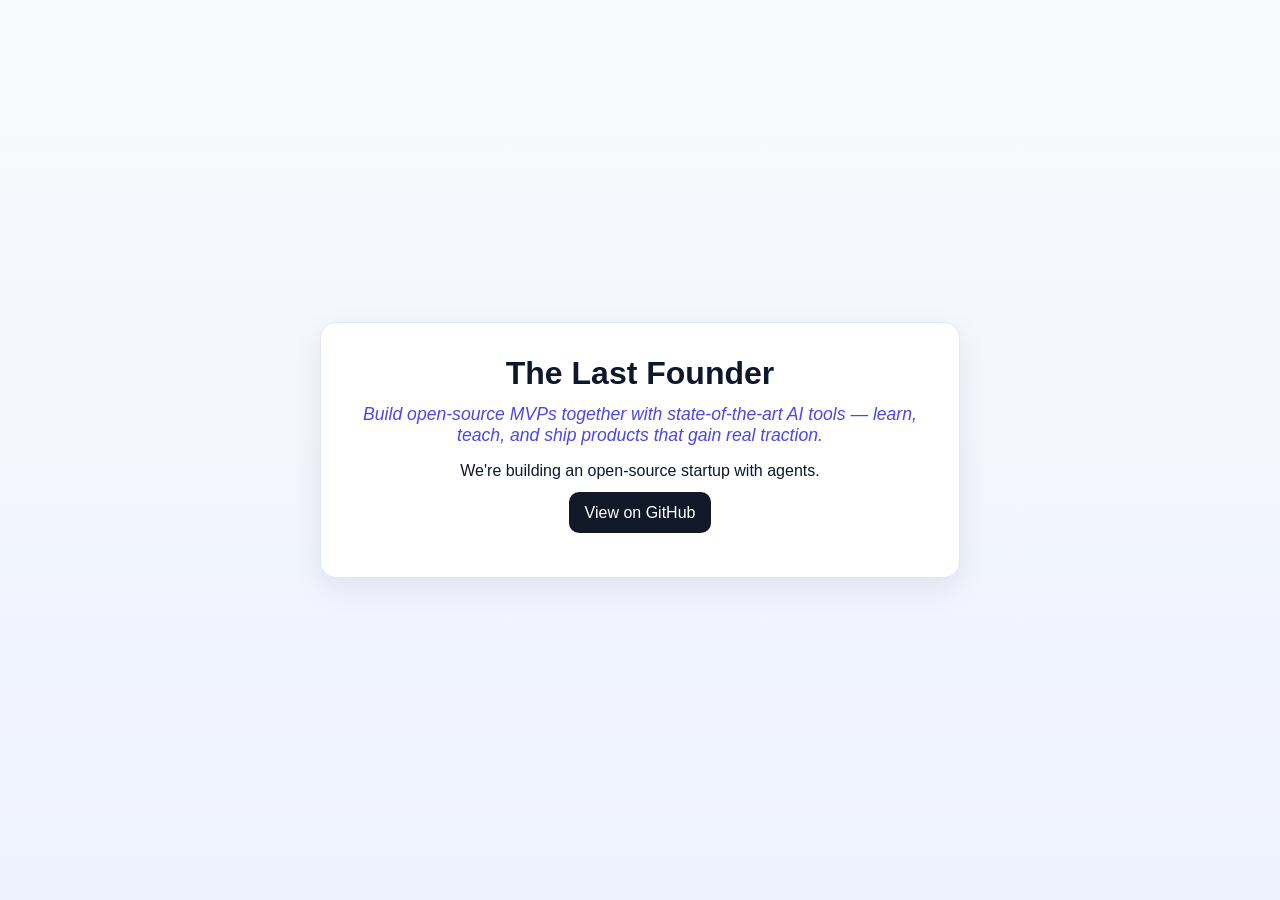
<file: index.html>
<!doctype html>
<html lang="en">
<head>
  <meta charset="utf-8" />
  <meta name="viewport" content="width=device-width, initial-scale=1" />
  <title>The Last Founder</title>
  <link rel="stylesheet" href="./styles.css" />
</head>
<body>
  <main class="card">
    <h1>The Last Founder</h1>
    <p class="tagline">Build open-source MVPs together with state-of-the-art AI tools — learn, teach, and ship products that gain real traction.</p>
    <p>We're building an open-source startup with agents.</p>
    <p><a class="button" href="https://github.com/The-Last-Founder/Main">View on GitHub</a></p>
  </main>
</body>
</html>
</file>
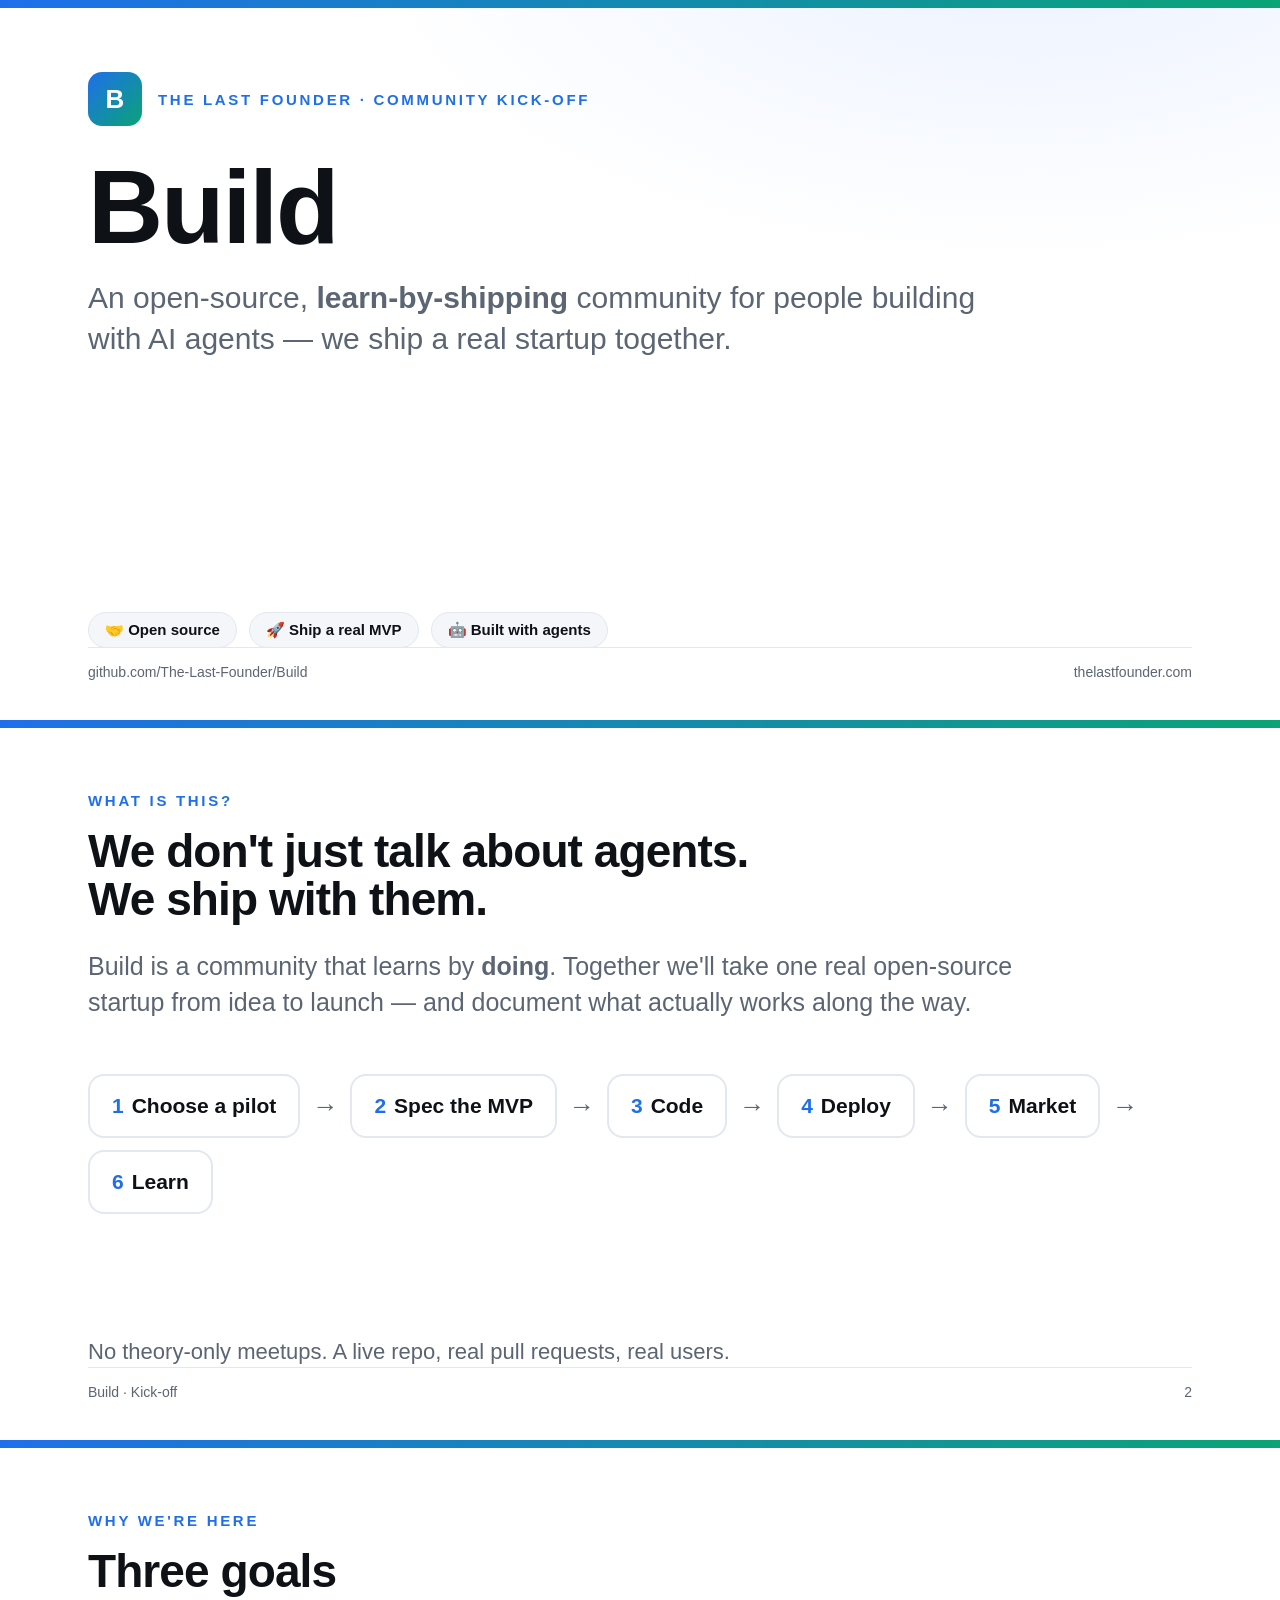
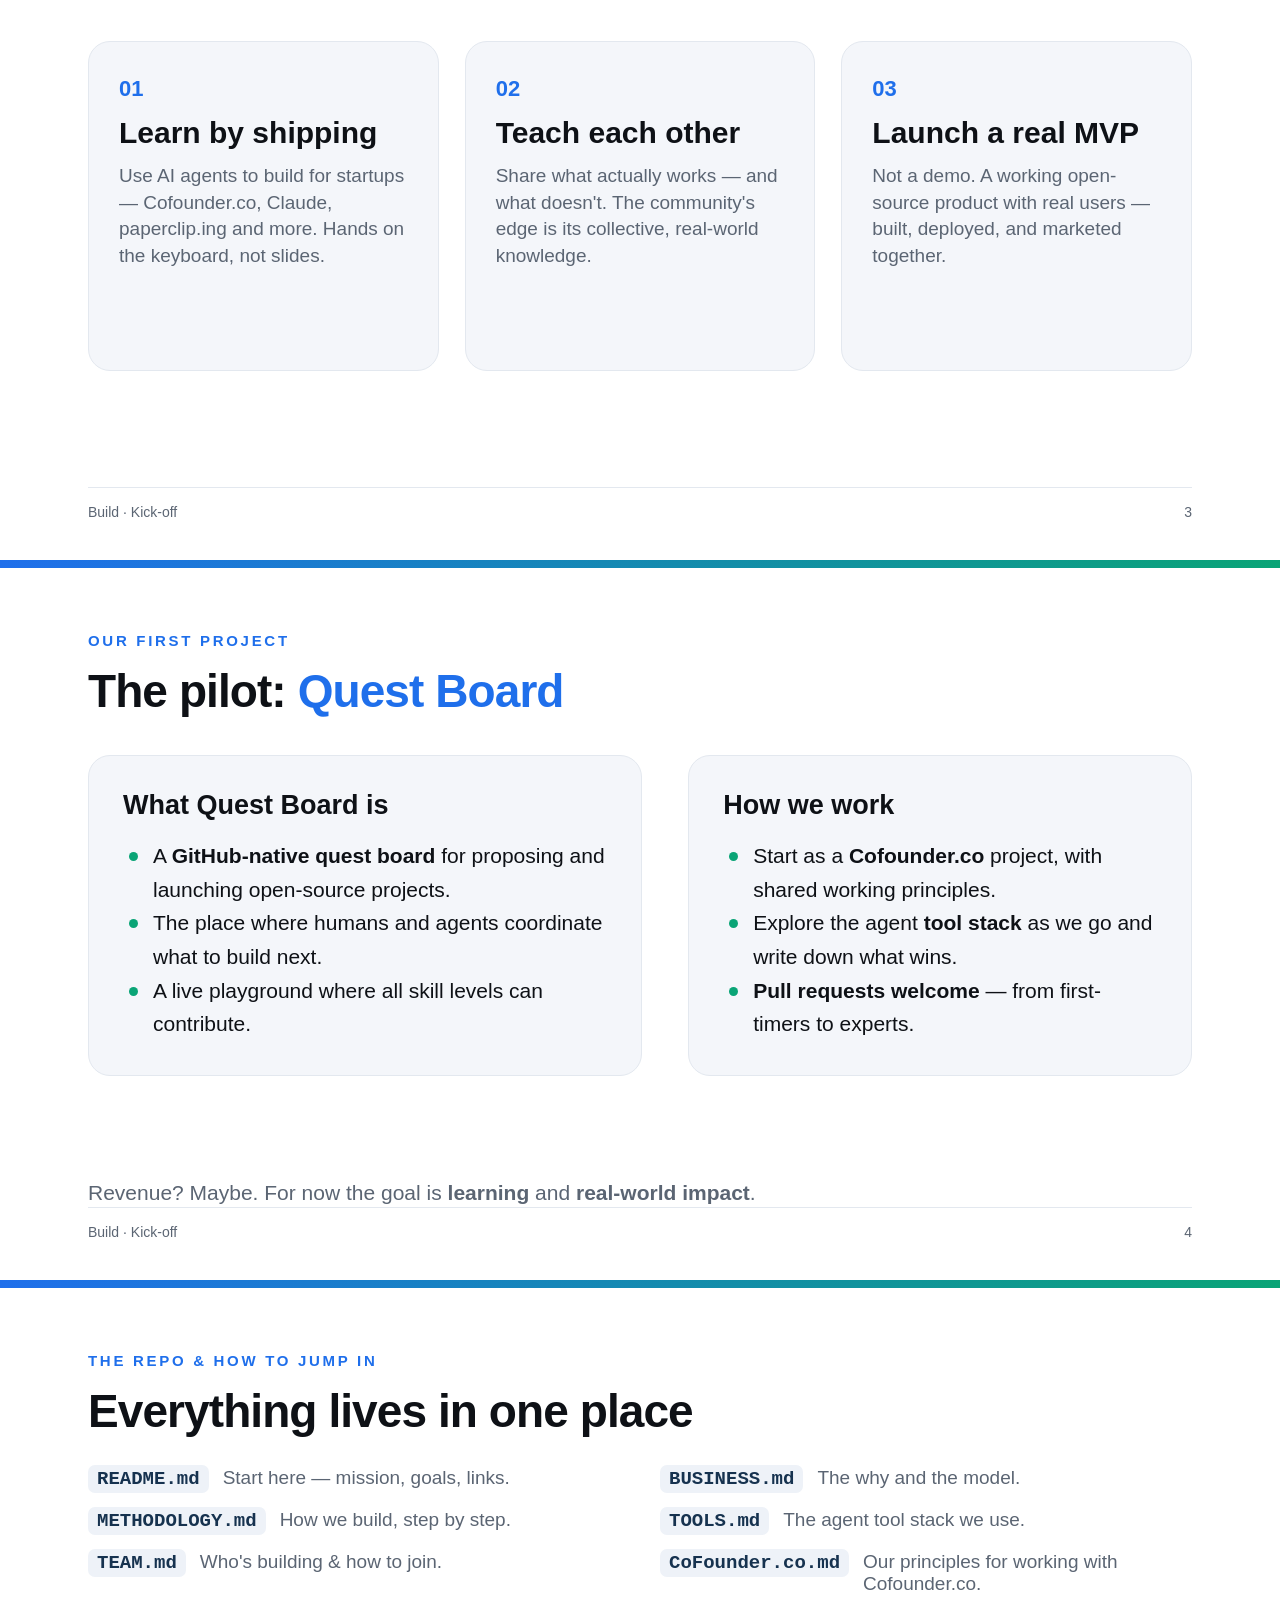
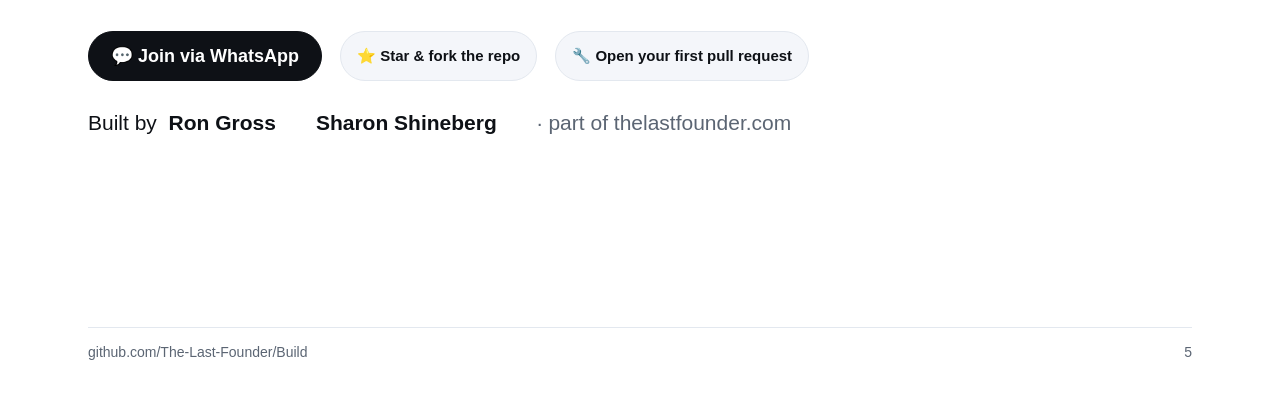
<file: decks/Build-Kickoff-Deck.html>
<!doctype html>
<html lang="en">
  <head>
    <meta charset="utf-8" />
    <style>
      @page {
        size: 1280px 720px;
        margin: 0;
      }
      * {
        margin: 0;
        padding: 0;
        box-sizing: border-box;
      }
      :root {
        --ink: #0e1116;
        --muted: #5b6573;
        --accent: #1f6feb;
        --accent2: #0aa476;
        --paper: #ffffff;
        --soft: #f4f6fa;
        --line: #e3e8ef;
      }
      html,
      body {
        font-family:
          -apple-system, "Segoe UI", Inter, Helvetica, Arial, sans-serif;
        color: var(--ink);
        -webkit-font-smoothing: antialiased;
      }
      .slide {
        position: relative;
        width: 1280px;
        height: 720px;
        overflow: hidden;
        page-break-after: always;
        background: var(--paper);
        padding: 72px 88px;
        display: flex;
        flex-direction: column;
      }
      .slide:last-child {
        page-break-after: auto;
      }
      .kicker {
        font-size: 15px;
        letter-spacing: 0.18em;
        text-transform: uppercase;
        color: var(--accent);
        font-weight: 700;
      }
      h1 {
        font-size: 74px;
        line-height: 1.02;
        font-weight: 800;
        letter-spacing: -0.02em;
      }
      h2 {
        font-size: 46px;
        line-height: 1.05;
        font-weight: 800;
        letter-spacing: -0.02em;
      }
      p.lead {
        font-size: 25px;
        line-height: 1.45;
        color: var(--muted);
        font-weight: 450;
      }
      .brandbar {
        position: absolute;
        left: 0;
        top: 0;
        height: 8px;
        width: 100%;
        background: linear-gradient(90deg, var(--accent), var(--accent2));
      }
      .footer {
        position: absolute;
        left: 88px;
        right: 88px;
        bottom: 40px;
        display: flex;
        justify-content: space-between;
        font-size: 14px;
        color: var(--muted);
        border-top: 1px solid var(--line);
        padding-top: 16px;
      }
      .pill {
        display: inline-flex;
        align-items: center;
        gap: 8px;
        background: var(--soft);
        border: 1px solid var(--line);
        border-radius: 999px;
        padding: 8px 16px;
        font-size: 15px;
        font-weight: 600;
        color: var(--ink);
      }
      .spacer {
        flex: 1;
      }

      /* cover */
      .cover {
        background: radial-gradient(
          1200px 600px at 80% -10%,
          #eaf1ff 0%,
          #ffffff 55%
        );
      }
      .logo-dot {
        width: 54px;
        height: 54px;
        border-radius: 14px;
        background: linear-gradient(135deg, var(--accent), var(--accent2));
        display: flex;
        align-items: center;
        justify-content: center;
        color: #fff;
        font-weight: 800;
        font-size: 26px;
      }
      .cover h1 {
        font-size: 104px;
        margin-top: 28px;
      }
      .cover .sub {
        font-size: 30px;
        color: var(--muted);
        margin-top: 18px;
        max-width: 920px;
        line-height: 1.35;
      }
      .row {
        display: flex;
        align-items: center;
        gap: 16px;
      }

      /* goals cards */
      .cards {
        display: grid;
        grid-template-columns: repeat(3, 1fr);
        gap: 26px;
        margin-top: 46px;
      }
      .card {
        background: var(--soft);
        border: 1px solid var(--line);
        border-radius: 22px;
        padding: 34px 30px;
        display: flex;
        flex-direction: column;
        gap: 14px;
        height: 330px;
      }
      .card .num {
        font-size: 22px;
        font-weight: 800;
        color: var(--accent);
      }
      .card h3 {
        font-size: 30px;
        line-height: 1.1;
        font-weight: 800;
      }
      .card p {
        font-size: 19px;
        line-height: 1.4;
        color: var(--muted);
      }

      /* flow */
      .flow {
        display: flex;
        gap: 12px;
        margin-top: 54px;
        flex-wrap: wrap;
      }
      .step {
        background: #fff;
        border: 2px solid var(--line);
        border-radius: 16px;
        padding: 18px 22px;
        font-size: 21px;
        font-weight: 700;
      }
      .step .n {
        color: var(--accent);
        margin-right: 8px;
      }
      .arrow {
        align-self: center;
        color: var(--muted);
        font-size: 26px;
      }

      /* pilot */
      .twocol {
        display: grid;
        grid-template-columns: 1.1fr 1fr;
        gap: 46px;
        margin-top: 40px;
      }
      .panel {
        background: var(--soft);
        border: 1px solid var(--line);
        border-radius: 22px;
        padding: 34px;
      }
      .panel h3 {
        font-size: 27px;
        font-weight: 800;
        margin-bottom: 18px;
      }
      .panel li {
        font-size: 21px;
        line-height: 1.6;
        color: var(--ink);
        list-style: none;
        padding-left: 30px;
        position: relative;
      }
      .panel li::before {
        content: "";
        position: absolute;
        left: 6px;
        top: 13px;
        width: 9px;
        height: 9px;
        border-radius: 50%;
        background: var(--accent2);
      }
      .panel li b {
        font-weight: 700;
      }

      /* repo file list */
      .files {
        display: grid;
        grid-template-columns: repeat(2, 1fr);
        gap: 14px 40px;
        margin-top: 30px;
      }
      .file {
        display: flex;
        gap: 14px;
        align-items: baseline;
        font-size: 21px;
      }
      .file code {
        font-family: "SF Mono", Menlo, monospace;
        font-size: 19px;
        background: #eef2f8;
        padding: 3px 9px;
        border-radius: 7px;
        font-weight: 700;
        color: #16324f;
      }
      .file span {
        color: var(--muted);
        font-size: 19px;
      }

      .cta {
        display: flex;
        gap: 18px;
        margin-top: 36px;
        flex-wrap: wrap;
      }
      .cta .pill.primary {
        background: var(--ink);
        color: #fff;
        border-color: var(--ink);
        font-size: 18px;
        padding: 13px 22px;
      }
      .founders {
        display: flex;
        gap: 40px;
        margin-top: 30px;
        font-size: 21px;
      }
      .founders b {
        font-weight: 800;
      }
    </style>
  </head>
  <body>
    <!-- SLIDE 1 — COVER -->
    <section class="slide cover">
      <div class="brandbar"></div>
      <div class="row">
        <div class="logo-dot">B</div>
        <div>
          <div class="kicker">The Last Founder · Community Kick-off</div>
        </div>
      </div>
      <h1>Build</h1>
      <div class="sub">
        An open-source, <b>learn-by-shipping</b> community for people building
        with AI agents — we ship a real startup together.
      </div>
      <div class="spacer"></div>
      <div class="row" style="gap: 12px">
        <span class="pill">🤝 Open source</span>
        <span class="pill">🚀 Ship a real MVP</span>
        <span class="pill">🤖 Built with agents</span>
      </div>
      <div class="footer">
        <span>github.com/The-Last-Founder/Build</span>
        <span>thelastfounder.com</span>
      </div>
    </section>

    <!-- SLIDE 2 — WHAT IS BUILD -->
    <section class="slide">
      <div class="brandbar"></div>
      <div class="kicker">What is this?</div>
      <h2 style="margin-top: 18px">
        We don't just talk about agents.<br />We ship with them.
      </h2>
      <p class="lead" style="margin-top: 24px; max-width: 1000px">
        Build is a community that learns by <b>doing</b>. Together we'll take
        one real open-source startup from idea to launch — and document what
        actually works along the way.
      </p>
      <div class="flow">
        <div class="step"><span class="n">1</span>Choose a pilot</div>
        <div class="arrow">→</div>
        <div class="step"><span class="n">2</span>Spec the MVP</div>
        <div class="arrow">→</div>
        <div class="step"><span class="n">3</span>Code</div>
        <div class="arrow">→</div>
        <div class="step"><span class="n">4</span>Deploy</div>
        <div class="arrow">→</div>
        <div class="step"><span class="n">5</span>Market</div>
        <div class="arrow">→</div>
        <div class="step"><span class="n">6</span>Learn</div>
      </div>
      <div class="spacer"></div>
      <p class="lead" style="font-size: 22px">
        No theory-only meetups. A live repo, real pull requests, real users.
      </p>
      <div class="footer"><span>Build · Kick-off</span><span>2</span></div>
    </section>

    <!-- SLIDE 3 — GOALS -->
    <section class="slide">
      <div class="brandbar"></div>
      <div class="kicker">Why we're here</div>
      <h2 style="margin-top: 18px">Three goals</h2>
      <div class="cards">
        <div class="card">
          <div class="num">01</div>
          <h3>Learn by shipping</h3>
          <p>
            Use AI agents to build for startups — Cofounder.co, Claude,
            paperclip.ing and more. Hands on the keyboard, not slides.
          </p>
        </div>
        <div class="card">
          <div class="num">02</div>
          <h3>Teach each other</h3>
          <p>
            Share what actually works — and what doesn't. The community's edge
            is its collective, real-world knowledge.
          </p>
        </div>
        <div class="card">
          <div class="num">03</div>
          <h3>Launch a real MVP</h3>
          <p>
            Not a demo. A working open-source product with real users — built,
            deployed, and marketed together.
          </p>
        </div>
      </div>
      <div class="footer"><span>Build · Kick-off</span><span>3</span></div>
    </section>

    <!-- SLIDE 4 — PILOT + HOW -->
    <section class="slide">
      <div class="brandbar"></div>
      <div class="kicker">Our first project</div>
      <h2 style="margin-top: 18px">
        The pilot: <span style="color: var(--accent)">Quest Board</span>
      </h2>
      <div class="twocol">
        <div class="panel">
          <h3>What Quest Board is</h3>
          <ul>
            <li>
              A <b>GitHub-native quest board</b> for proposing and launching
              open-source projects.
            </li>
            <li>
              The place where humans and agents coordinate what to build next.
            </li>
            <li>
              A live playground where all skill levels can contribute.
            </li>
          </ul>
        </div>
        <div class="panel">
          <h3>How we work</h3>
          <ul>
            <li>
              Start as a <b>Cofounder.co</b> project, with shared working
              principles.
            </li>
            <li>
              Explore the agent <b>tool stack</b> as we go and write down what
              wins.
            </li>
            <li>
              <b>Pull requests welcome</b> — from first-timers to experts.
            </li>
          </ul>
        </div>
      </div>
      <div class="spacer"></div>
      <p class="lead" style="font-size: 21px">
        Revenue? Maybe. For now the goal is <b>learning</b> and
        <b>real-world impact</b>.
      </p>
      <div class="footer"><span>Build · Kick-off</span><span>4</span></div>
    </section>

    <!-- SLIDE 5 — THE REPO + GET INVOLVED -->
    <section class="slide">
      <div class="brandbar"></div>
      <div class="kicker">The repo &amp; how to jump in</div>
      <h2 style="margin-top: 18px">Everything lives in one place</h2>
      <div class="files">
        <div class="file">
          <code>README.md</code><span>Start here — mission, goals, links.</span>
        </div>
        <div class="file">
          <code>BUSINESS.md</code><span>The why and the model.</span>
        </div>
        <div class="file">
          <code>METHODOLOGY.md</code><span>How we build, step by step.</span>
        </div>
        <div class="file">
          <code>TOOLS.md</code><span>The agent tool stack we use.</span>
        </div>
        <div class="file">
          <code>TEAM.md</code><span>Who's building &amp; how to join.</span>
        </div>
        <div class="file">
          <code>CoFounder.co.md</code
          ><span>Our principles for working with Cofounder.co.</span>
        </div>
      </div>
      <div class="cta">
        <span class="pill primary">💬 Join via WhatsApp</span>
        <span class="pill">⭐ Star &amp; fork the repo</span>
        <span class="pill">🔧 Open your first pull request</span>
      </div>
      <div class="founders">
        <span>Built by &nbsp;<b>Ron Gross</b></span>
        <span><b>Sharon Shineberg</b></span>
        <span style="color: var(--muted)">· part of thelastfounder.com</span>
      </div>
      <div class="footer">
        <span>github.com/The-Last-Founder/Build</span><span>5</span>
      </div>
    </section>
  </body>
</html>
</file>
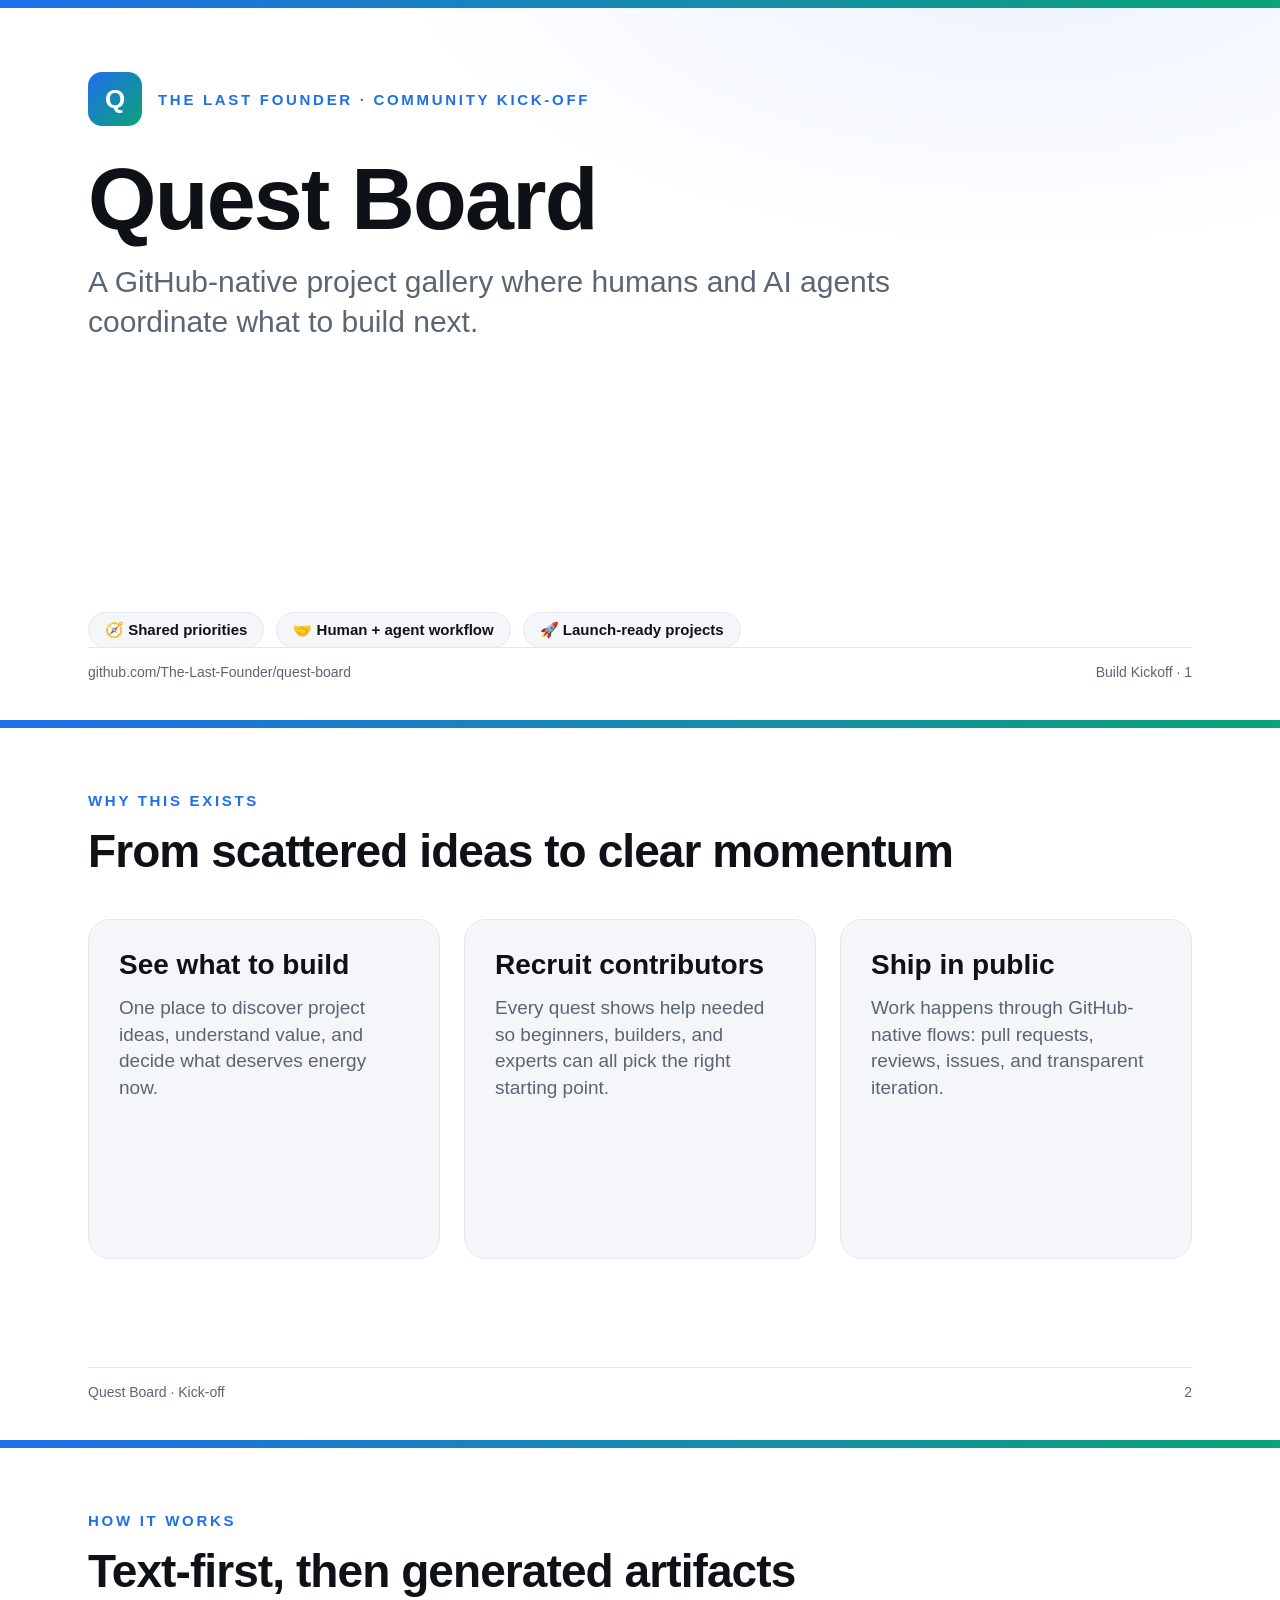
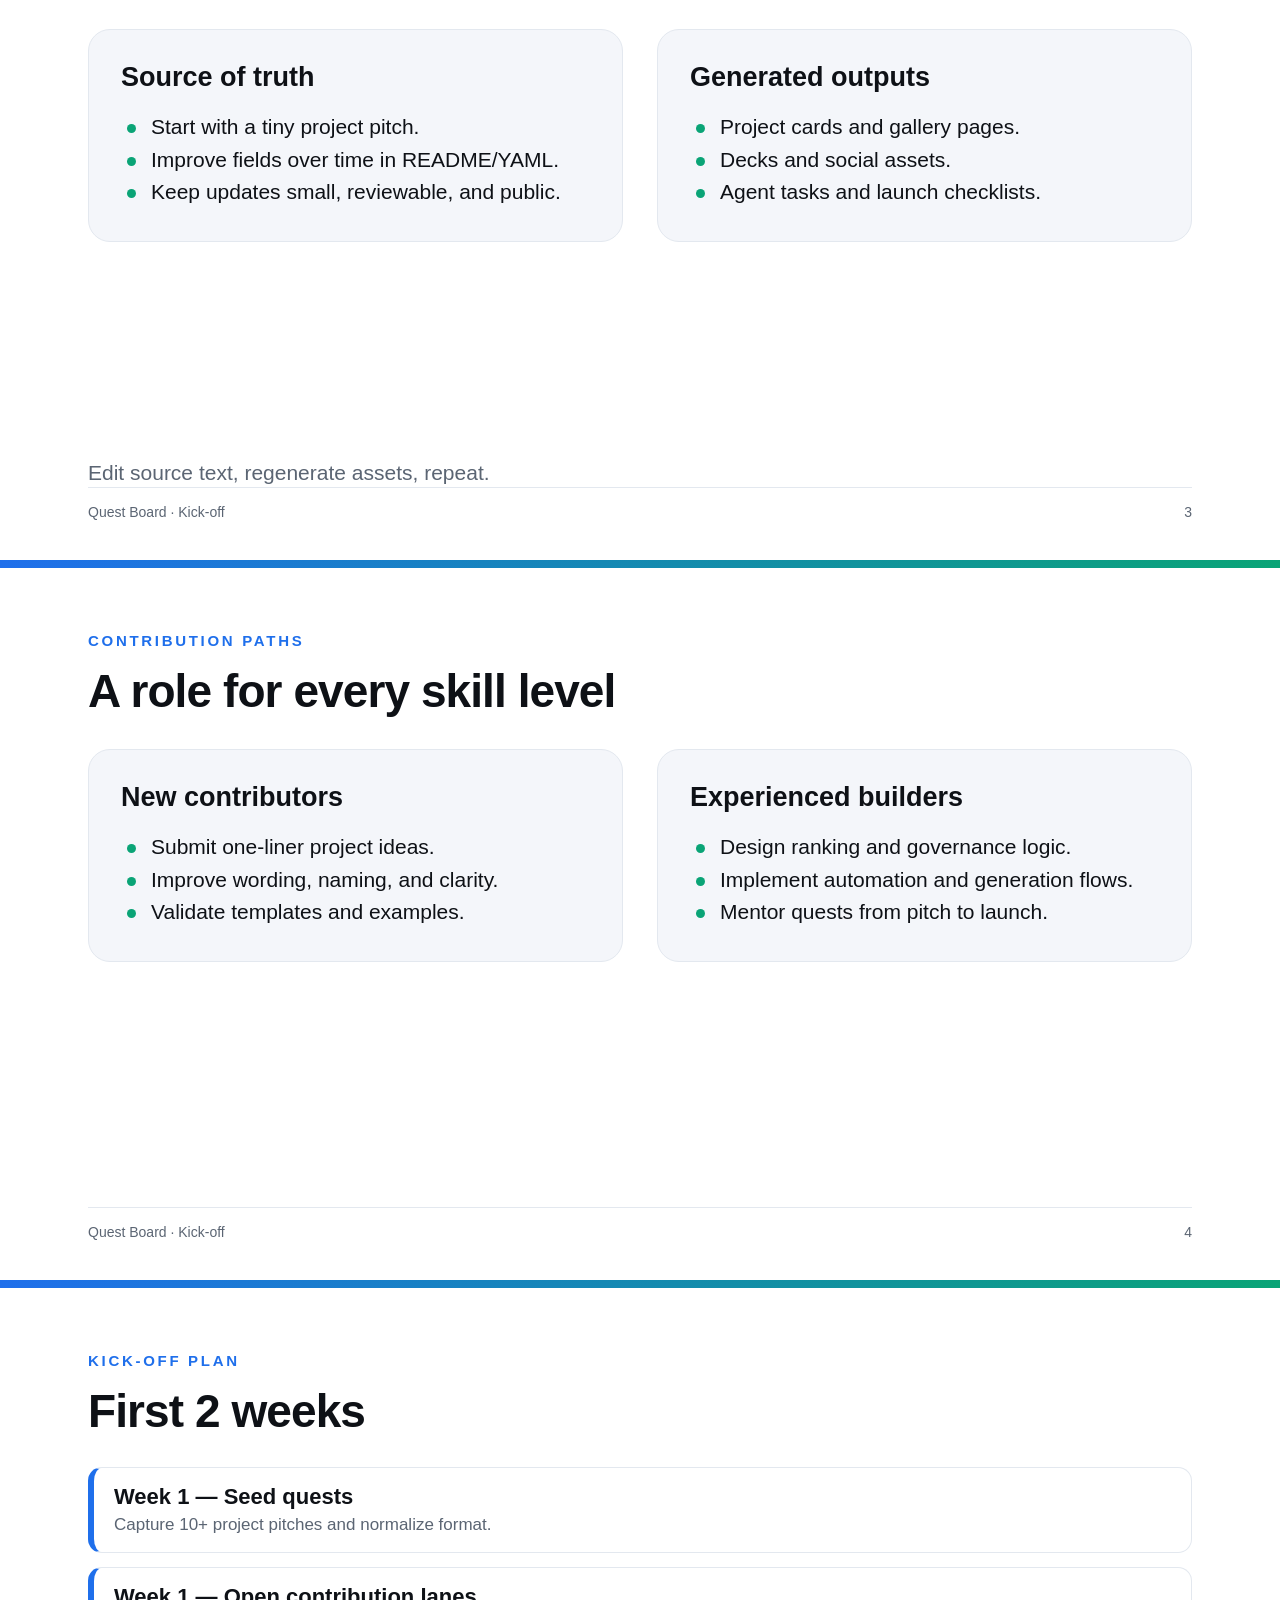
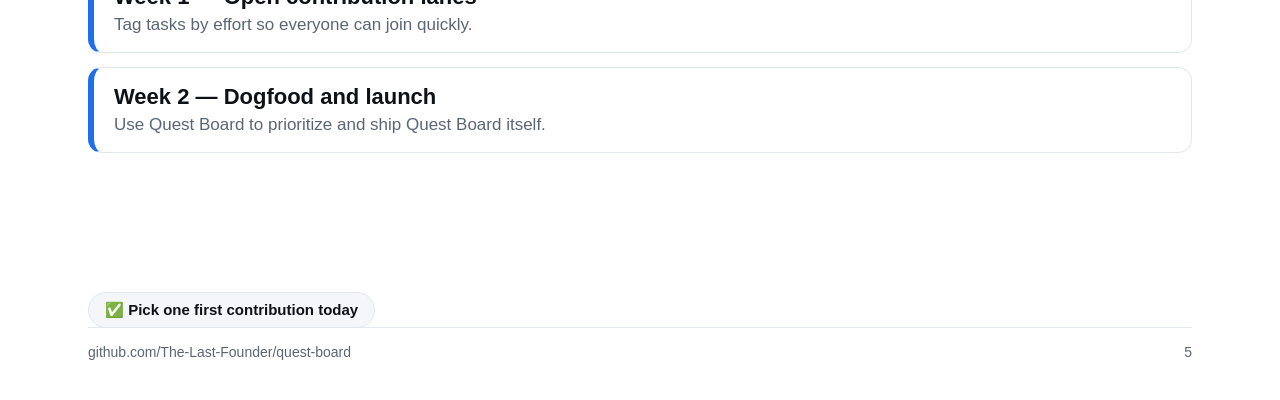
<file: decks/Quest-Board-Kickoff-Deck.html>
<!doctype html>
<html lang="en">
  <head>
    <meta charset="utf-8" />
    <style>
      @page {
        size: 1280px 720px;
        margin: 0;
      }
      * {
        margin: 0;
        padding: 0;
        box-sizing: border-box;
      }
      :root {
        --ink: #0e1116;
        --muted: #5b6573;
        --accent: #1f6feb;
        --accent2: #0aa476;
        --paper: #ffffff;
        --soft: #f4f6fa;
        --line: #e3e8ef;
      }
      html,
      body {
        font-family:
          -apple-system, "Segoe UI", Inter, Helvetica, Arial, sans-serif;
        color: var(--ink);
        -webkit-font-smoothing: antialiased;
      }
      .slide {
        position: relative;
        width: 1280px;
        height: 720px;
        overflow: hidden;
        page-break-after: always;
        background: var(--paper);
        padding: 72px 88px;
        display: flex;
        flex-direction: column;
      }
      .slide:last-child {
        page-break-after: auto;
      }
      .kicker {
        font-size: 15px;
        letter-spacing: 0.18em;
        text-transform: uppercase;
        color: var(--accent);
        font-weight: 700;
      }
      h1 {
        font-size: 74px;
        line-height: 1.02;
        font-weight: 800;
        letter-spacing: -0.02em;
      }
      h2 {
        font-size: 46px;
        line-height: 1.05;
        font-weight: 800;
        letter-spacing: -0.02em;
      }
      p.lead {
        font-size: 25px;
        line-height: 1.45;
        color: var(--muted);
        font-weight: 450;
      }
      .brandbar {
        position: absolute;
        left: 0;
        top: 0;
        height: 8px;
        width: 100%;
        background: linear-gradient(90deg, var(--accent), var(--accent2));
      }
      .footer {
        position: absolute;
        left: 88px;
        right: 88px;
        bottom: 40px;
        display: flex;
        justify-content: space-between;
        font-size: 14px;
        color: var(--muted);
        border-top: 1px solid var(--line);
        padding-top: 16px;
      }
      .pill {
        display: inline-flex;
        align-items: center;
        gap: 8px;
        background: var(--soft);
        border: 1px solid var(--line);
        border-radius: 999px;
        padding: 8px 16px;
        font-size: 15px;
        font-weight: 600;
        color: var(--ink);
      }
      .spacer {
        flex: 1;
      }
      .cover {
        background: radial-gradient(
          1200px 600px at 80% -10%,
          #eaf1ff 0%,
          #ffffff 55%
        );
      }
      .logo-dot {
        width: 54px;
        height: 54px;
        border-radius: 14px;
        background: linear-gradient(135deg, var(--accent), var(--accent2));
        display: flex;
        align-items: center;
        justify-content: center;
        color: #fff;
        font-weight: 800;
        font-size: 26px;
      }
      .cover h1 {
        font-size: 88px;
        margin-top: 28px;
      }
      .cover .sub {
        font-size: 30px;
        color: var(--muted);
        margin-top: 18px;
        max-width: 920px;
        line-height: 1.35;
      }
      .row {
        display: flex;
        align-items: center;
        gap: 16px;
      }
      .cards {
        display: grid;
        grid-template-columns: repeat(3, 1fr);
        gap: 24px;
        margin-top: 44px;
      }
      .card {
        background: var(--soft);
        border: 1px solid var(--line);
        border-radius: 22px;
        padding: 30px;
        display: flex;
        flex-direction: column;
        gap: 14px;
        height: 340px;
      }
      .card h3 {
        font-size: 28px;
        line-height: 1.1;
        font-weight: 800;
      }
      .card p {
        font-size: 19px;
        line-height: 1.4;
        color: var(--muted);
      }
      .twocol {
        display: grid;
        grid-template-columns: 1fr 1fr;
        gap: 34px;
        margin-top: 34px;
      }
      .panel {
        background: var(--soft);
        border: 1px solid var(--line);
        border-radius: 22px;
        padding: 32px;
      }
      .panel h3 {
        font-size: 27px;
        font-weight: 800;
        margin-bottom: 18px;
      }
      .panel li {
        font-size: 21px;
        line-height: 1.55;
        color: var(--ink);
        list-style: none;
        padding-left: 30px;
        position: relative;
      }
      .panel li::before {
        content: "";
        position: absolute;
        left: 6px;
        top: 13px;
        width: 9px;
        height: 9px;
        border-radius: 50%;
        background: var(--accent2);
      }
      .steps {
        margin-top: 32px;
        display: grid;
        gap: 14px;
      }
      .step {
        border: 1px solid var(--line);
        border-left: 6px solid var(--accent);
        border-radius: 14px;
        padding: 16px 20px;
        font-size: 22px;
      }
      .step small {
        color: var(--muted);
        font-size: 17px;
      }
    </style>
  </head>
  <body>
    <section class="slide cover">
      <div class="brandbar"></div>
      <div class="row">
        <div class="logo-dot">Q</div>
        <div>
          <div class="kicker">The Last Founder · Community Kick-off</div>
        </div>
      </div>
      <h1>Quest Board</h1>
      <div class="sub">
        A GitHub-native project gallery where humans and AI agents coordinate
        what to build next.
      </div>
      <div class="spacer"></div>
      <div class="row" style="gap: 12px">
        <span class="pill">🧭 Shared priorities</span>
        <span class="pill">🤝 Human + agent workflow</span>
        <span class="pill">🚀 Launch-ready projects</span>
      </div>
      <div class="footer">
        <span>github.com/The-Last-Founder/quest-board</span>
        <span>Build Kickoff · 1</span>
      </div>
    </section>

    <section class="slide">
      <div class="brandbar"></div>
      <div class="kicker">Why this exists</div>
      <h2 style="margin-top: 18px">From scattered ideas to clear momentum</h2>
      <div class="cards">
        <div class="card">
          <h3>See what to build</h3>
          <p>
            One place to discover project ideas, understand value, and decide
            what deserves energy now.
          </p>
        </div>
        <div class="card">
          <h3>Recruit contributors</h3>
          <p>
            Every quest shows help needed so beginners, builders, and experts
            can all pick the right starting point.
          </p>
        </div>
        <div class="card">
          <h3>Ship in public</h3>
          <p>
            Work happens through GitHub-native flows: pull requests, reviews,
            issues, and transparent iteration.
          </p>
        </div>
      </div>
      <div class="footer">
        <span>Quest Board · Kick-off</span>
        <span>2</span>
      </div>
    </section>

    <section class="slide">
      <div class="brandbar"></div>
      <div class="kicker">How it works</div>
      <h2 style="margin-top: 18px">Text-first, then generated artifacts</h2>
      <div class="twocol">
        <div class="panel">
          <h3>Source of truth</h3>
          <ul>
            <li>Start with a tiny project pitch.</li>
            <li>Improve fields over time in README/YAML.</li>
            <li>Keep updates small, reviewable, and public.</li>
          </ul>
        </div>
        <div class="panel">
          <h3>Generated outputs</h3>
          <ul>
            <li>Project cards and gallery pages.</li>
            <li>Decks and social assets.</li>
            <li>Agent tasks and launch checklists.</li>
          </ul>
        </div>
      </div>
      <div class="spacer"></div>
      <p class="lead" style="font-size: 21px">
        Edit source text, regenerate assets, repeat.
      </p>
      <div class="footer">
        <span>Quest Board · Kick-off</span>
        <span>3</span>
      </div>
    </section>

    <section class="slide">
      <div class="brandbar"></div>
      <div class="kicker">Contribution paths</div>
      <h2 style="margin-top: 18px">A role for every skill level</h2>
      <div class="twocol">
        <div class="panel">
          <h3>New contributors</h3>
          <ul>
            <li>Submit one-liner project ideas.</li>
            <li>Improve wording, naming, and clarity.</li>
            <li>Validate templates and examples.</li>
          </ul>
        </div>
        <div class="panel">
          <h3>Experienced builders</h3>
          <ul>
            <li>Design ranking and governance logic.</li>
            <li>Implement automation and generation flows.</li>
            <li>Mentor quests from pitch to launch.</li>
          </ul>
        </div>
      </div>
      <div class="footer">
        <span>Quest Board · Kick-off</span>
        <span>4</span>
      </div>
    </section>

    <section class="slide">
      <div class="brandbar"></div>
      <div class="kicker">Kick-off plan</div>
      <h2 style="margin-top: 18px">First 2 weeks</h2>
      <div class="steps">
        <div class="step">
          <b>Week 1 — Seed quests</b><br />
          <small>Capture 10+ project pitches and normalize format.</small>
        </div>
        <div class="step">
          <b>Week 1 — Open contribution lanes</b><br />
          <small>Tag tasks by effort so everyone can join quickly.</small>
        </div>
        <div class="step">
          <b>Week 2 — Dogfood and launch</b><br />
          <small>Use Quest Board to prioritize and ship Quest Board itself.</small>
        </div>
      </div>
      <div class="spacer"></div>
      <div class="row" style="gap: 12px">
        <span class="pill">✅ Pick one first contribution today</span>
      </div>
      <div class="footer">
        <span>github.com/The-Last-Founder/quest-board</span>
        <span>5</span>
      </div>
    </section>
  </body>
</html>
</file>
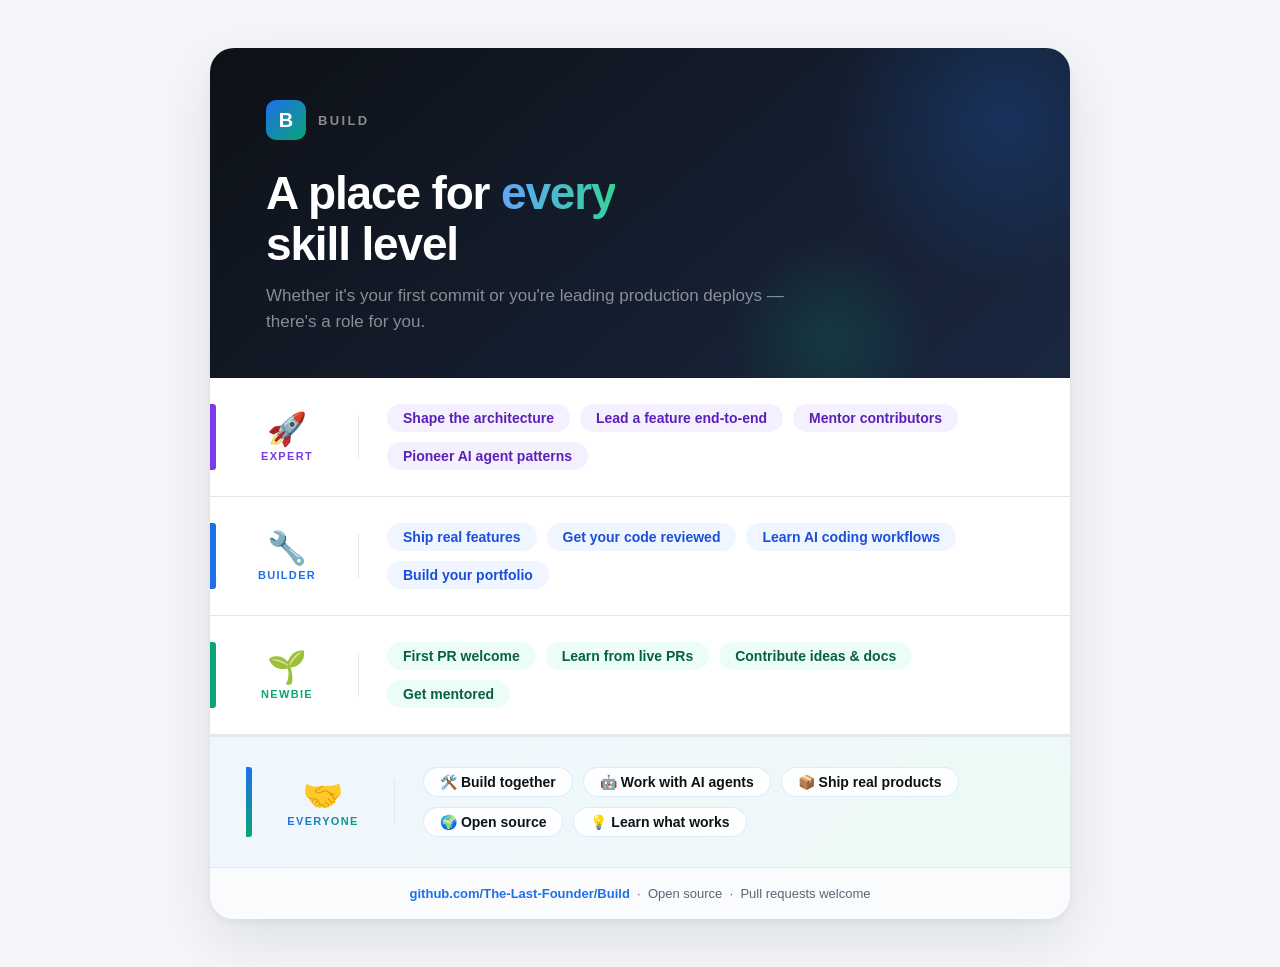
<file: design/skill-level-infographic.html>
<!doctype html>
<html lang="en">
  <head>
    <meta charset="utf-8" />
    <meta name="viewport" content="width=device-width, initial-scale=1" />
    <title>Build — For Every Skill Level</title>
    <style>
      :root {
        --ink: #0e1116;
        --muted: #5b6573;
        --accent: #1f6feb;
        --accent2: #0aa476;
        --purple: #7c3aed;
        --paper: #ffffff;
        --soft: #f4f6fa;
        --line: #e3e8ef;
      }

      * {
        margin: 0;
        padding: 0;
        box-sizing: border-box;
      }

      body {
        font-family: -apple-system, "Segoe UI", Inter, Helvetica, Arial,
          sans-serif;
        background: var(--soft);
        color: var(--ink);
        -webkit-font-smoothing: antialiased;
        min-height: 100vh;
        display: flex;
        align-items: center;
        justify-content: center;
        padding: 48px 20px;
      }

      /* ── Infographic shell ── */
      .infographic {
        width: min(860px, 100%);
        background: var(--paper);
        border-radius: 24px;
        overflow: hidden;
        box-shadow:
          0 4px 6px rgba(14, 17, 22, 0.04),
          0 20px 60px rgba(14, 17, 22, 0.1);
      }

      /* ── Header ── */
      .header {
        background: linear-gradient(140deg, #0d1117 0%, #1a2740 100%);
        padding: 52px 56px 44px;
        position: relative;
        overflow: hidden;
      }

      .header::before {
        content: "";
        position: absolute;
        top: -100px;
        right: -100px;
        width: 340px;
        height: 340px;
        border-radius: 50%;
        background: radial-gradient(
          circle,
          rgba(31, 111, 235, 0.22) 0%,
          transparent 70%
        );
      }

      .header::after {
        content: "";
        position: absolute;
        bottom: -60px;
        right: 140px;
        width: 200px;
        height: 200px;
        border-radius: 50%;
        background: radial-gradient(
          circle,
          rgba(10, 164, 118, 0.18) 0%,
          transparent 70%
        );
      }

      .brand {
        display: flex;
        align-items: center;
        gap: 12px;
        margin-bottom: 28px;
      }

      .logo-dot {
        width: 40px;
        height: 40px;
        border-radius: 10px;
        background: linear-gradient(135deg, var(--accent), var(--accent2));
        display: flex;
        align-items: center;
        justify-content: center;
        color: #fff;
        font-weight: 800;
        font-size: 20px;
        flex-shrink: 0;
      }

      .brand-name {
        font-size: 13px;
        font-weight: 700;
        color: rgba(255, 255, 255, 0.5);
        letter-spacing: 0.18em;
        text-transform: uppercase;
      }

      .header h1 {
        font-size: 46px;
        font-weight: 800;
        letter-spacing: -0.025em;
        color: #fff;
        line-height: 1.1;
        position: relative;
      }

      .header h1 em {
        font-style: normal;
        background: linear-gradient(90deg, #60a5fa, #34d399);
        -webkit-background-clip: text;
        -webkit-text-fill-color: transparent;
        background-clip: text;
      }

      .header .sub {
        margin-top: 14px;
        font-size: 17px;
        color: rgba(255, 255, 255, 0.5);
        line-height: 1.5;
        position: relative;
      }

      /* ── Level rows ── */
      .levels {
        display: flex;
        flex-direction: column;
      }

      .level {
        display: flex;
        align-items: center;
        padding: 26px 36px 26px 0;
        border-bottom: 1px solid var(--line);
        gap: 0;
      }

      .level:last-child {
        border-bottom: none;
      }

      /* Colored left accent bar */
      .level-badge {
        width: 6px;
        align-self: stretch;
        flex-shrink: 0;
        border-radius: 0 3px 3px 0;
        margin-right: 28px;
      }

      .level-expert .level-badge {
        background: var(--purple);
      }

      .level-builder .level-badge {
        background: var(--accent);
      }

      .level-beginner .level-badge {
        background: var(--accent2);
      }

      .level-id {
        display: flex;
        flex-direction: column;
        align-items: center;
        justify-content: center;
        gap: 5px;
        width: 86px;
        flex-shrink: 0;
        padding: 4px 0;
      }

      .level-emoji {
        font-size: 32px;
        line-height: 1;
      }

      .level-name {
        font-size: 11px;
        font-weight: 700;
        text-transform: uppercase;
        letter-spacing: 0.12em;
        white-space: nowrap;
      }

      .level-expert .level-name {
        color: var(--purple);
      }

      .level-builder .level-name {
        color: var(--accent);
      }

      .level-beginner .level-name {
        color: var(--accent2);
      }

      .sep {
        width: 1px;
        height: 44px;
        background: var(--line);
        flex-shrink: 0;
        margin: 0 28px;
      }

      .perks {
        display: flex;
        flex-wrap: wrap;
        gap: 10px;
        flex: 1;
      }

      .perk {
        display: inline-flex;
        align-items: center;
        padding: 7px 16px;
        border-radius: 999px;
        font-size: 14px;
        font-weight: 600;
        line-height: 1;
        white-space: nowrap;
      }

      .level-expert .perk {
        background: #f5f0ff;
        color: #5b21b6;
      }

      .level-builder .perk {
        background: #eff6ff;
        color: #1d4ed8;
      }

      .level-beginner .perk {
        background: #ecfdf5;
        color: #065f46;
      }

      /* ── Common / Everyone base ── */
      .level-common {
        background: linear-gradient(135deg, #f0f6ff 0%, #edfaf5 100%);
        border-top: 2px solid var(--line);
        padding: 30px 36px;
        display: flex;
        align-items: center;
        gap: 0;
      }

      .level-common .level-badge {
        background: linear-gradient(180deg, var(--accent), var(--accent2));
      }

      .level-common .level-name {
        color: transparent;
        background: linear-gradient(135deg, var(--accent), var(--accent2));
        -webkit-background-clip: text;
        background-clip: text;
        -webkit-text-fill-color: transparent;
      }

      .level-common .perk {
        background: rgba(255, 255, 255, 0.85);
        color: var(--ink);
        border: 1px solid rgba(31, 111, 235, 0.14);
        font-weight: 600;
      }

      /* ── Footer ── */
      .footer {
        padding: 18px 40px;
        text-align: center;
        font-size: 13px;
        color: var(--muted);
        border-top: 1px solid var(--line);
        background: #fafbfc;
      }

      .footer a {
        color: var(--accent);
        text-decoration: none;
        font-weight: 600;
      }

      .footer a:hover {
        text-decoration: underline;
      }
    </style>
  </head>
  <body>
    <div class="infographic">
      <!-- Header -->
      <header class="header">
        <div class="brand">
          <div class="logo-dot">B</div>
          <span class="brand-name">Build</span>
        </div>
        <h1>A place for <em>every</em><br />skill level</h1>
        <p class="sub">
          Whether it's your first commit or you're leading production deploys —<br />
          there's a role for you.
        </p>
      </header>

      <!-- Level rows -->
      <div class="levels">
        <!-- Expert -->
        <div class="level level-expert">
          <div class="level-badge"></div>
          <div class="level-id">
            <span class="level-emoji">🚀</span>
            <span class="level-name">Expert</span>
          </div>
          <div class="sep"></div>
          <div class="perks">
            <span class="perk">Shape the architecture</span>
            <span class="perk">Lead a feature end-to-end</span>
            <span class="perk">Mentor contributors</span>
            <span class="perk">Pioneer AI agent patterns</span>
          </div>
        </div>

        <!-- Builder / Intermediate -->
        <div class="level level-builder">
          <div class="level-badge"></div>
          <div class="level-id">
            <span class="level-emoji">🔧</span>
            <span class="level-name">Builder</span>
          </div>
          <div class="sep"></div>
          <div class="perks">
            <span class="perk">Ship real features</span>
            <span class="perk">Get your code reviewed</span>
            <span class="perk">Learn AI coding workflows</span>
            <span class="perk">Build your portfolio</span>
          </div>
        </div>

        <!-- Beginner -->
        <div class="level level-beginner">
          <div class="level-badge"></div>
          <div class="level-id">
            <span class="level-emoji">🌱</span>
            <span class="level-name">Newbie</span>
          </div>
          <div class="sep"></div>
          <div class="perks">
            <span class="perk">First PR welcome</span>
            <span class="perk">Learn from live PRs</span>
            <span class="perk">Contribute ideas &amp; docs</span>
            <span class="perk">Get mentored</span>
          </div>
        </div>

        <!-- Common / Everyone -->
        <div class="level level-common">
          <div class="level-badge"></div>
          <div class="level-id">
            <span class="level-emoji">🤝</span>
            <span class="level-name">Everyone</span>
          </div>
          <div class="sep"></div>
          <div class="perks">
            <span class="perk">🛠️ Build together</span>
            <span class="perk">🤖 Work with AI agents</span>
            <span class="perk">📦 Ship real products</span>
            <span class="perk">🌍 Open source</span>
            <span class="perk">💡 Learn what works</span>
          </div>
        </div>
      </div>

      <!-- Footer -->
      <footer class="footer">
        <a href="https://github.com/The-Last-Founder/Build"
          >github.com/The-Last-Founder/Build</a
        >
        &nbsp;·&nbsp; Open source &nbsp;·&nbsp; Pull requests welcome
      </footer>
    </div>
  </body>
</html>
</file>
<file: styles.css>
* {
  box-sizing: border-box;
}

body {
  margin: 0;
  min-height: 100vh;
  display: grid;
  place-items: center;
  font-family: -apple-system, BlinkMacSystemFont, "Segoe UI", Roboto, Helvetica, Arial, sans-serif;
  background: linear-gradient(180deg, #f8fafc 0%, #eef2ff 100%);
  color: #0f172a;
}

.card {
  width: min(640px, 92vw);
  background: #ffffff;
  border: 1px solid #e2e8f0;
  border-radius: 16px;
  padding: 2rem;
  box-shadow: 0 10px 30px rgba(15, 23, 42, 0.08);
  text-align: center;
}

h1 {
  margin-top: 0;
  margin-bottom: 0.75rem;
}

p {
  margin: 0.75rem 0;
}

.tagline {
  font-size: 1.1rem;
  font-style: italic;
  color: #4f46e5;
  margin-bottom: 1rem;
}

.button {
  display: inline-block;
  text-decoration: none;
  background: #111827;
  color: #ffffff;
  padding: 0.7rem 1rem;
  border-radius: 10px;
}

.button:hover,
.button:focus-visible {
  background: #1f2937;
}
</file>
